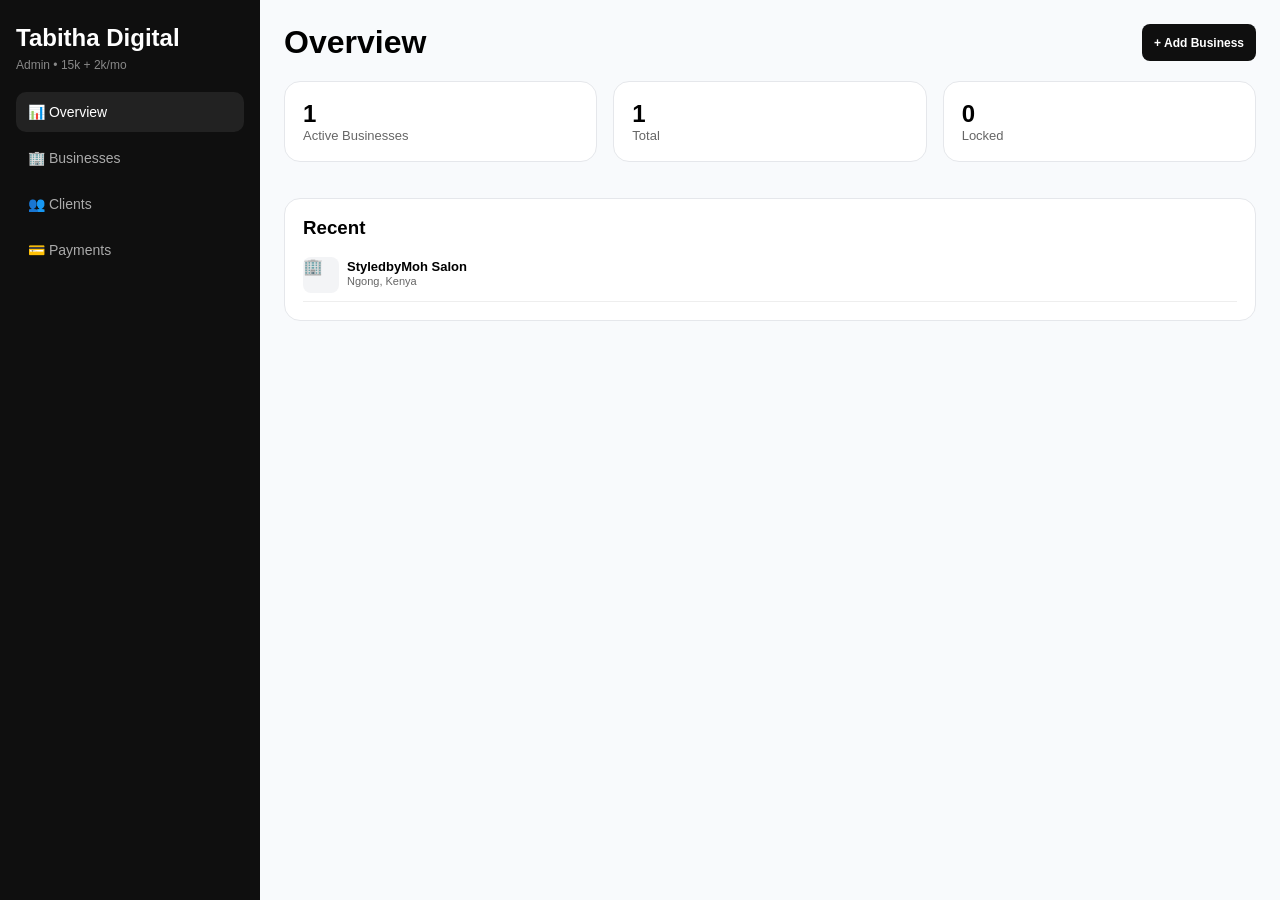
<file: admin/dashboard.html>
<!DOCTYPE html>
<html lang="en">
<head>
<meta charset="UTF-8"><meta name="viewport" content="width=device-width,initial-scale=1">
<title>Tabitha Digital - Admin Dashboard</title>
<style>
*{margin:0;padding:0;box-sizing:border-box;font-family:-apple-system,BlinkMacSystemFont,Segoe UI,Roboto,sans-serif}
body{background:#f8fafc;display:flex;min-height:100vh}
.sidebar{width:260px;background:#0f0f0f;color:#fff;padding:24px 16px;position:fixed;height:100vh}
.sidebar a{display:flex;gap:10px;color:#aaa;padding:12px;border-radius:10px;text-decoration:none;margin-bottom:6px;font-size:14px}
.sidebar a.active,.sidebar a:hover{background:#222;color:#fff}
.main{margin-left:260px;flex:1;padding:24px}
.card{background:#fff;border:1px solid #e5e7eb;border-radius:16px;padding:18px;margin-bottom:16px}
.grid{display:grid;grid-template-columns:repeat(auto-fit,minmax(160px,1fr));gap:16px;margin-bottom:20px}
.section{display:none}.section.active{display:block}
.item{display:flex;gap:14px;align-items:center;background:#fff;border:1px solid #e5e7eb;border-radius:14px;padding:14px;margin-bottom:12px}
.thumb{width:64px;height:64px;border-radius:12px;background:#f3f4f6;overflow:hidden;flex-shrink:0;display:flex;align-items:center;justify-content:center}
.thumb img{width:100%;height:100%;object-fit:cover}
.btn{border:none;border-radius:8px;padding:8px 12px;font-size:12px;font-weight:600;cursor:pointer}
.btn-dark{background:#0f0f0f;color:#fff}.btn-red{background:#ef4444;color:#fff}.btn-orange{background:#f59e0b;color:#fff}.btn-green{background:#10b981;color:#fff}.btn-ghost{background:#fff;border:1px solid #ddd}
.modal{position:fixed;inset:0;background:rgba(0,0,0,.55);z-index:9999;display:flex;align-items:center;justify-content:center;padding:16px}
.modal-box{background:#fff;border-radius:18px;padding:22px;width:100%;max-width:460px}
.input{width:100%;padding:12px 14px;border:1px solid #d1d5db;border-radius:10px;margin-bottom:12px;font-size:14px}
.badge{font-size:11px;padding:4px 8px;border-radius:20px;font-weight:600}.badge-green{background:#dcfce7;color:#166534}.badge-red{background:#fee2e2;color:#991b1b}
@media(max-width:800px){.sidebar{position:relative;width:100%;height:auto}.main{margin-left:0}body{flex-direction:column}}
</style>
</head>
<body>
<div class="sidebar">
<h2>Tabitha Digital</h2><div style="color:#888;font-size:12px;margin:6px 0 20px">Admin • 15k + 2k/mo</div>
<a href="#" class="active" onclick="showSec('overview',this)">📊 Overview</a>
<a href="#" onclick="showSec('businesses',this)">🏢 Businesses</a>
<a href="#" onclick="showSec('clients',this)">👥 Clients</a>
<a href="#" onclick="showSec('payments',this)">💳 Payments</a>
</div>
<div class="main">
<div style="display:flex;justify-content:space-between;margin-bottom:20px"><h1 id="pageTitle">Overview</h1><button class="btn btn-dark" onclick="openAdd()">+ Add Business</button></div>

<div id="overview" class="section active">
<div class="grid">
<div class="card"><h2 id="cActive">0</h2><p style="color:#666;font-size:13px">Active Businesses</p></div>
<div class="card"><h2 id="cTotal">0</h2><p style="color:#666;font-size:13px">Total</p></div>
<div class="card"><h2 id="cLocked">0</h2><p style="color:#666;font-size:13px">Locked</p></div>
</div>
<div class="card"><h3>Recent</h3><div id="recentList" style="margin-top:10px"></div></div>
</div>

<div id="businesses" class="section">
<div class="card" style="display:flex;justify-content:space-between;align-items:center"><h3>All Businesses</h3><button class="btn btn-dark" onclick="openAdd()">+ Add</button></div>
<div id="bizList"></div>
</div>

<div id="clients" class="section"><div class="card"><h3>Clients & Bookings</h3><p style="color:#666;margin-top:8px">Connected to your services/ folder</p></div></div>
<div id="payments" class="section"><div class="card"><h3>Payments - 15k setup + 2k monthly</h3><div id="payList" style="margin-top:12px"></div></div></div>
</div>

<script>
let businesses=JSON.parse(localStorage.getItem('tabitha_businesses')||'[]');
if(businesses.length==0)businesses=[{id:1,name:"StyledbyMoh Salon",category:"Salon",phone:"0700000000",location:"Ngong, Kenya",photo:"",locked:false,monthlyPaid:true}];
function showSec(id,el){document.querySelectorAll('.section').forEach(s=>s.classList.remove('active'));document.getElementById(id).classList.add('active');document.getElementById('pageTitle').textContent=id;document.querySelectorAll('.sidebar a').forEach(a=>a.classList.remove('active'));if(el)el.classList.add('active');render();}
function render(){localStorage.setItem('tabitha_businesses',JSON.stringify(businesses));document.getElementById('cActive').textContent=businesses.filter(b=>!b.locked).length;document.getElementById('cTotal').textContent=businesses.length;document.getElementById('cLocked').textContent=businesses.filter(b=>b.locked).length;
let html=businesses.map(b=>`<div class="item"><div class="thumb">${b.photo?`<img src="${b.photo}">`:'🏢'}</div><div style="flex:1"><b>${b.name} ${b.locked?'🔒':''}</b><br><small style="color:#666">${b.category} • ${b.phone} • ${b.location}</small><br><span class="badge ${b.locked?'badge-red':'badge-green'}">${b.locked?'Locked':'Active'}</span></div><div style="display:flex;flex-direction:column;gap:6px"><button class="btn ${b.locked?'btn-green':'btn-orange'}" onclick="toggleLock(${b.id})">${b.locked?'Unlock':'Lock'}</button><button class="btn btn-red" onclick="delBiz(${b.id})">Delete</button></div></div>`).join('');
document.getElementById('bizList').innerHTML=html||'<div class="card" style="text-align:center;color:#888">No businesses</div>';
document.getElementById('recentList').innerHTML=businesses.slice(-3).reverse().map(b=>`<div style="padding:8px 0;border-bottom:1px solid #eee;display:flex;gap:8px"><div style="width:36px;height:36px;border-radius:8px;background:#f3f4f6;overflow:hidden">${b.photo?`<img src="${b.photo}" style="width:100%;height:100%;object-fit:cover">`:'🏢'}</div><div><b style="font-size:13px">${b.name}</b><div style="font-size:11px;color:#666">${b.location}</div></div></div>`).join('')||'None';
document.getElementById('payList').innerHTML=businesses.map(b=>`<div style="display:flex;justify-content:space-between;padding:10px 0;border-bottom:1px solid #eee;font-size:13px"><span>${b.name}</span><span>KES 2k/mo ${b.locked?'🔒':''}</span></div>`).join('');
}
function openAdd(){let old=document.getElementById('addModal');if(old)old.remove();let m=document.createElement('div');m.id='addModal';m.className='modal';m.innerHTML=`<div class="modal-box"><h3 style="margin-bottom:12px">Add New Business</h3><input id="fName" class="input" placeholder="Business Name *"><input id="fCat" class="input" placeholder="Category" value="Salon"><input id="fPhone" class="input" placeholder="Phone"><input id="fLoc" class="input" placeholder="Location" value="Ngong, Kenya"><label style="font-size:12px">Business Photo:</label><input id="fPhoto" type="file" accept="image/*" class="input"><div id="preview" style="display:none;margin-bottom:12px"><img id="prevImg" style="width:100%;height:160px;object-fit:cover;border-radius:10px"></div><div style="display:flex;gap:10px"><button class="btn btn-ghost" style="flex:1;padding:12px" onclick="document.getElementById('addModal').remove()">Cancel</button><button class="btn btn-dark" style="flex:1;padding:12px" onclick="saveBiz()">Save</button></div></div>`;document.body.appendChild(m);document.getElementById('fPhoto').onchange=e=>{let f=e.target.files[0];if(!f)return;let r=new FileReader();r.onload=ev=>{document.getElementById('preview').style.display='block';document.getElementById('prevImg').src=ev.target.result;};r.readAsDataURL(f);};}
function saveBiz(){let name=document.getElementById('fName').value.trim();if(!name){alert('Name required');return;}let cat=document.getElementById('fCat').value.trim()||'Salon';let phone=document.getElementById('fPhone').value.trim()||'0700000000';let loc=document.getElementById('fLoc').value.trim()||'Ngong';let photoEl=document.getElementById('prevImg');let photo=photoEl&&photoEl.src&&photoEl.src.startsWith('data:')?photoEl.src:"";businesses.push({id:Date.now(),name,category:cat,phone,location:loc,photo,locked:false,monthlyPaid:false});render();document.getElementById('addModal').remove();showSec('businesses',document.querySelectorAll('.sidebar a')[1]);}
function delBiz(id){if(!confirm('Delete?'))return;businesses=businesses.filter(b=>b.id!==id);render();}
function toggleLock(id){let b=businesses.find(x=>x.id===id);if(b){b.locked=!b.locked;render();}}
document.addEventListener('DOMContentLoaded',render);
</script>
</body>
</html>
</file>
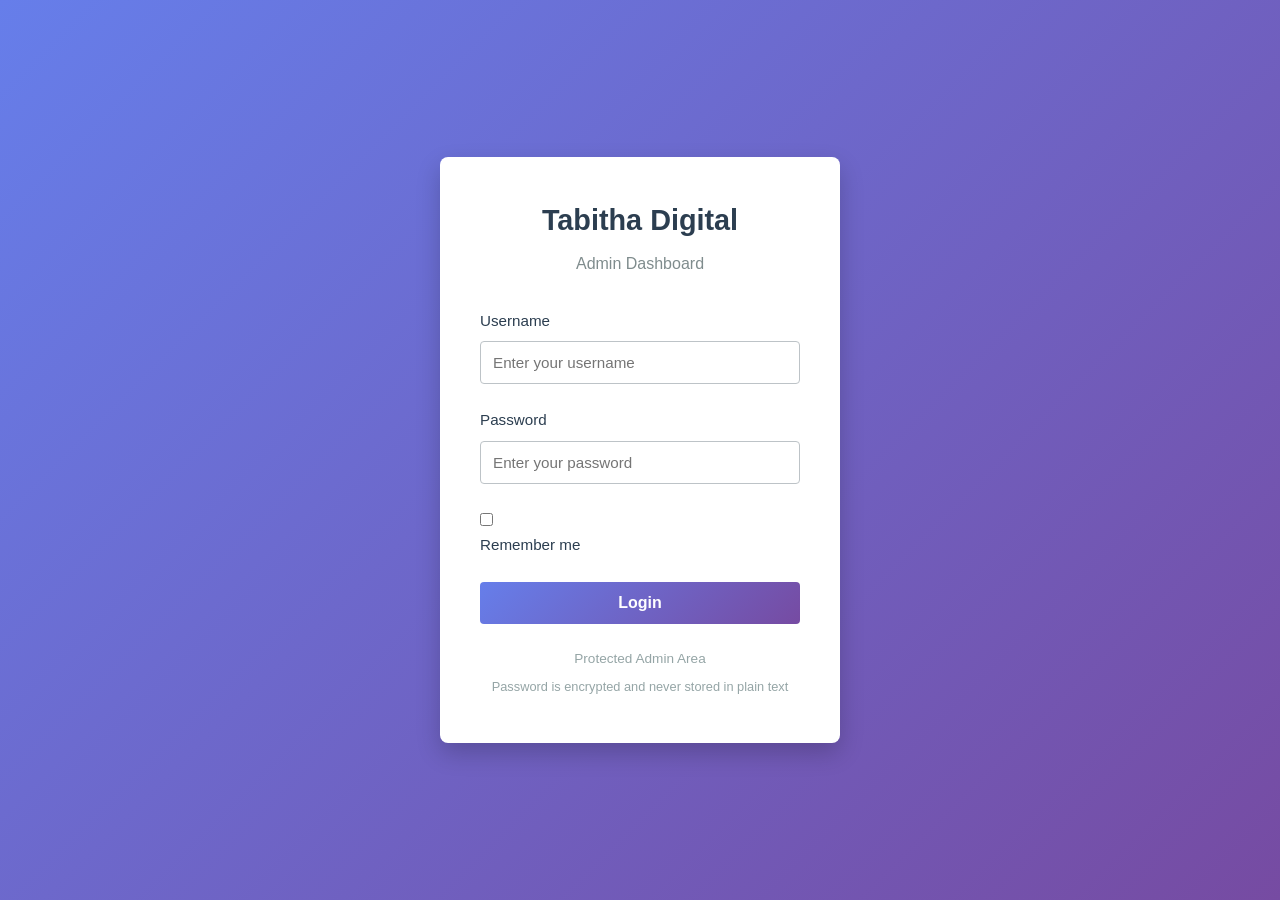
<file: admin/login.html>
<!DOCTYPE html>
<html lang="en">
<head>
    <meta charset="UTF-8">
    <meta name="viewport" content="width=device-width, initial-scale=1.0">
    <title>Admin Login - Tabitha Digital</title>
    <link rel="stylesheet" href="../css/style.css">
    <link rel="stylesheet" href="admin.css">
</head>
<body>
    <div class="login-container">
        <div class="login-box">
            <div class="login-header">
                <h1>Tabitha Digital</h1>
                <p>Admin Dashboard</p>
            </div>

            <form id="loginForm" class="login-form">
                <div class="form-group">
                    <label for="username">Username</label>
                    <input 
                        type="text" 
                        id="username" 
                        name="username" 
                        required
                        placeholder="Enter your username"
                    >
                </div>

                <div class="form-group">
                    <label for="password">Password</label>
                    <input 
                        type="password" 
                        id="password" 
                        name="password" 
                        required
                        placeholder="Enter your password"
                    >
                </div>

                <div class="form-group">
                    <input type="checkbox" id="remember" name="remember">
                    <label for="remember" class="remember-label">Remember me</label>
                </div>

                <button type="submit" class="login-btn">Login</button>
            </form>

            <div id="errorMessage" class="error-message"></div>

            <div class="login-footer">
                <p>Protected Admin Area</p>
                <p style="font-size: 0.8rem; color: #95a5a6; margin-top: 0.5rem;">Password is encrypted and never stored in plain text</p>
            </div>
        </div>
    </div>

    <script src="auth.js"></script>
</body>
</html>
</file>
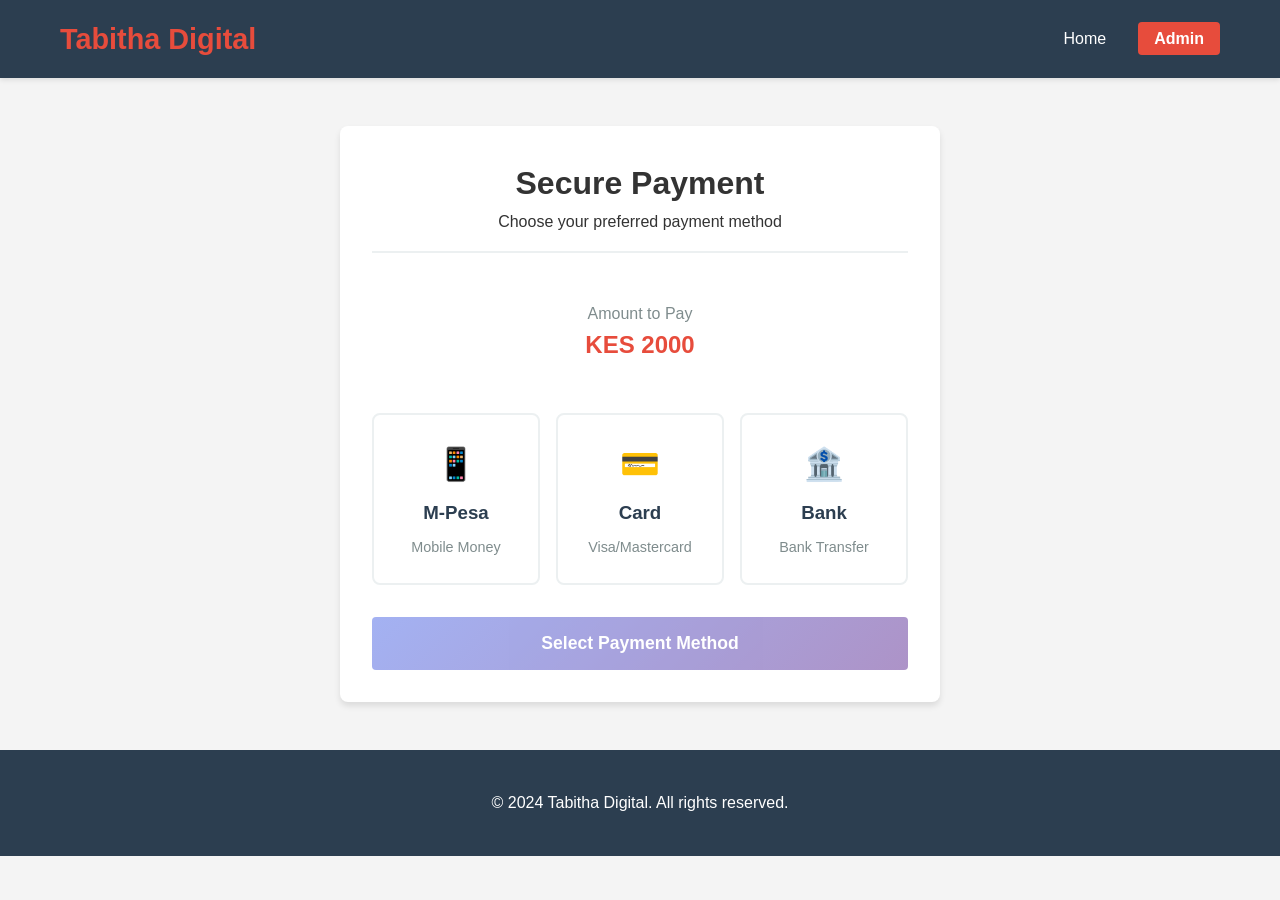
<file: services/payment.html>
<!-- Payment Gateway Integration Page -->
<!DOCTYPE html>
<html lang="en">
<head>
    <meta charset="UTF-8">
    <meta name="viewport" content="width=device-width, initial-scale=1.0">
    <title>Payment - Tabitha Digital</title>
    <link rel="stylesheet" href="../css/style.css">
    <style>
        .payment-container {
            max-width: 600px;
            margin: 3rem auto;
            background: white;
            padding: 2rem;
            border-radius: 8px;
            box-shadow: 0 4px 6px rgba(0,0,0,0.1);
        }

        .payment-header {
            text-align: center;
            margin-bottom: 2rem;
            border-bottom: 2px solid #ecf0f1;
            padding-bottom: 1rem;
        }

        .payment-methods {
            display: grid;
            grid-template-columns: repeat(auto-fit, minmax(150px, 1fr));
            gap: 1rem;
            margin: 2rem 0;
        }

        .payment-method {
            padding: 1.5rem;
            border: 2px solid #ecf0f1;
            border-radius: 8px;
            text-align: center;
            cursor: pointer;
            transition: all 0.3s ease;
        }

        .payment-method:hover,
        .payment-method.active {
            border-color: #e74c3c;
            background-color: #fff5f5;
            transform: translateY(-2px);
        }

        .payment-method h3 {
            margin: 0.5rem 0;
            color: #2c3e50;
        }

        .payment-details {
            background: #f4f4f4;
            padding: 1.5rem;
            border-radius: 8px;
            margin: 2rem 0;
        }

        .form-group {
            margin-bottom: 1rem;
        }

        .form-group label {
            display: block;
            margin-bottom: 0.5rem;
            color: #2c3e50;
            font-weight: 500;
        }

        .form-group input,
        .form-group select {
            width: 100%;
            padding: 0.75rem;
            border: 1px solid #bdc3c7;
            border-radius: 4px;
            font-size: 0.95rem;
        }

        .amount-display {
            background: white;
            padding: 1rem;
            border-radius: 8px;
            margin: 1rem 0;
            text-align: center;
        }

        .amount-display h2 {
            color: #e74c3c;
            margin: 0;
        }

        .pay-button {
            width: 100%;
            padding: 1rem;
            background: linear-gradient(135deg, #667eea 0%, #764ba2 100%);
            color: white;
            border: none;
            border-radius: 4px;
            font-size: 1.1rem;
            font-weight: bold;
            cursor: pointer;
            transition: transform 0.2s ease;
        }

        .pay-button:hover {
            transform: translateY(-2px);
        }

        .pay-button:disabled {
            opacity: 0.6;
            cursor: not-allowed;
        }
    </style>
</head>
<body>
    <!-- Navigation Bar -->
    <nav class="navbar">
        <div class="container">
            <div class="logo">
                <h1>Tabitha Digital</h1>
            </div>
            <ul class="nav-links">
                <li><a href="../index.html">Home</a></li>
                <li><a href="../admin/login.html" class="admin-link">Admin</a></li>
            </ul>
        </div>
    </nav>

    <!-- Payment Container -->
    <div class="container">
        <div class="payment-container">
            <div class="payment-header">
                <h1>Secure Payment</h1>
                <p>Choose your preferred payment method</p>
            </div>

            <div class="amount-display">
                <p style="color: #7f8c8d; margin: 0;">Amount to Pay</p>
                <h2 id="amountDisplay">KES 0.00</h2>
            </div>

            <div class="payment-methods" id="paymentMethods">
                <div class="payment-method" onclick="selectPayment('mpesa', this)">
                    <div style="font-size: 2rem;">📱</div>
                    <h3>M-Pesa</h3>
                    <p style="font-size: 0.9rem; color: #7f8c8d;">Mobile Money</p>
                </div>
                <div class="payment-method" onclick="selectPayment('card', this)">
                    <div style="font-size: 2rem;">💳</div>
                    <h3>Card</h3>
                    <p style="font-size: 0.9rem; color: #7f8c8d;">Visa/Mastercard</p>
                </div>
                <div class="payment-method" onclick="selectPayment('bank', this)">
                    <div style="font-size: 2rem;">🏦</div>
                    <h3>Bank</h3>
                    <p style="font-size: 0.9rem; color: #7f8c8d;">Bank Transfer</p>
                </div>
            </div>

            <form id="paymentForm" onsubmit="processPayment(event)">
                <div class="payment-details" id="paymentDetails" style="display: none;">
                    <div id="mpesaForm" class="payment-form" style="display: none;">
                        <h3>M-Pesa Payment</h3>
                        <div class="form-group">
                            <label for="phone">Phone Number</label>
                            <input type="tel" id="phone" name="phone" placeholder="+254712345678" required>
                        </div>
                        <p style="color: #7f8c8d; font-size: 0.9rem;">Enter your M-Pesa registered phone number. You will receive a prompt to complete the payment.</p>
                    </div>

                    <div id="cardForm" class="payment-form" style="display: none;">
                        <h3>Card Payment</h3>
                        <div class="form-group">
                            <label for="cardName">Cardholder Name</label>
                            <input type="text" id="cardName" name="cardName" placeholder="John Doe" required>
                        </div>
                        <div class="form-group">
                            <label for="cardNumber">Card Number</label>
                            <input type="text" id="cardNumber" name="cardNumber" placeholder="1234 5678 9012 3456" maxlength="19" required>
                        </div>
                        <div style="display: grid; grid-template-columns: 1fr 1fr; gap: 1rem;">
                            <div class="form-group">
                                <label for="expiry">Expiry Date</label>
                                <input type="text" id="expiry" name="expiry" placeholder="MM/YY" maxlength="5" required>
                            </div>
                            <div class="form-group">
                                <label for="cvv">CVV</label>
                                <input type="text" id="cvv" name="cvv" placeholder="123" maxlength="3" required>
                            </div>
                        </div>
                    </div>

                    <div id="bankForm" class="payment-form" style="display: none;">
                        <h3>Bank Transfer</h3>
                        <div style="background: #e8f4f8; padding: 1rem; border-radius: 8px; margin-bottom: 1rem;">
                            <p><strong>Bank Name:</strong> Kenya Commercial Bank</p>
                            <p><strong>Account Name:</strong> Tabitha Digital Limited</p>
                            <p><strong>Account Number:</strong> 1234567890</p>
                            <p><strong>Branch Code:</strong> 001</p>
                            <p><strong>Amount:</strong> <span id="bankAmount">KES 0.00</span></p>
                        </div>
                        <div class="form-group">
                            <label for="refNumber">Reference Number</label>
                            <input type="text" id="refNumber" name="refNumber" placeholder="Your name or booking ref" required>
                        </div>
                    </div>
                </div>

                <button type="submit" class="pay-button" id="payButton" disabled>Select Payment Method</button>
            </form>
        </div>
    </div>

    <!-- Footer -->
    <footer class="footer">
        <div class="container">
            <p>&copy; 2024 Tabitha Digital. All rights reserved.</p>
        </div>
    </footer>

    <script>
        let selectedPaymentMethod = null;

        function selectPayment(method, element) {
            selectedPaymentMethod = method;
            
            // Update UI
            document.querySelectorAll('.payment-method').forEach(el => el.classList.remove('active'));
            element.classList.add('active');
            
            // Show payment details
            document.getElementById('paymentDetails').style.display = 'block';
            document.querySelectorAll('.payment-form').forEach(form => form.style.display = 'none');
            
            if (method === 'mpesa') {
                document.getElementById('mpesaForm').style.display = 'block';
            } else if (method === 'card') {
                document.getElementById('cardForm').style.display = 'block';
            } else if (method === 'bank') {
                document.getElementById('bankForm').style.display = 'block';
            }
            
            // Enable pay button
            document.getElementById('payButton').disabled = false;
            document.getElementById('payButton').textContent = `Pay KES ${getAmount()}`;
        }

        function getAmount() {
            const params = new URLSearchParams(window.location.search);
            return params.get('amount') || '2000';
        }

        function processPayment(event) {
            event.preventDefault();
            
            if (!selectedPaymentMethod) {
                alert('Please select a payment method');
                return;
            }

            const amount = getAmount();
            
            if (selectedPaymentMethod === 'mpesa') {
                const phone = document.getElementById('phone').value;
                alert(`M-Pesa Payment Initiated\n\nPhone: ${phone}\nAmount: KES ${amount}\n\nYou will receive a prompt on your phone to complete the payment.`);
            } else if (selectedPaymentMethod === 'card') {
                const cardNumber = document.getElementById('cardNumber').value;
                alert(`Card Payment Initiated\n\nCard: ****${cardNumber.slice(-4)}\nAmount: KES ${amount}\n\nProcessing...`);
            } else if (selectedPaymentMethod === 'bank') {
                alert(`Bank Transfer Details\n\nAmount: KES ${amount}\n\nPlease transfer to the bank details shown above and include the reference number.`);
            }
            
            // Simulate successful payment
            setTimeout(() => {
                alert('Payment successful! Your booking has been confirmed.');
                window.location.href = '../index.html';
            }, 2000);
        }

        // Initialize
        document.getElementById('amountDisplay').textContent = `KES ${getAmount()}`;
        document.getElementById('bankAmount').textContent = `KES ${getAmount()}`;
    </script>
</body>
</html>
</file>
<file: css/style.css>
* {
    margin: 0;
    padding: 0;
    box-sizing: border-box;
}

body {
    font-family: 'Segoe UI', Tahoma, Geneva, Verdana, sans-serif;
    line-height: 1.6;
    color: #333;
    background-color: #f4f4f4;
}

.container {
    max-width: 1200px;
    margin: 0 auto;
    padding: 0 20px;
}

/* Navigation Bar */
.navbar {
    background-color: #2c3e50;
    color: white;
    padding: 1rem 0;
    position: sticky;
    top: 0;
    z-index: 100;
    box-shadow: 0 2px 5px rgba(0,0,0,0.1);
}

.navbar .container {
    display: flex;
    justify-content: space-between;
    align-items: center;
}

.logo h1 {
    font-size: 1.8rem;
    color: #e74c3c;
}

.nav-links {
    display: flex;
    list-style: none;
    gap: 2rem;
}

.nav-links a {
    color: white;
    text-decoration: none;
    transition: color 0.3s ease;
}

.nav-links a:hover {
    color: #e74c3c;
}

.admin-link {
    background-color: #e74c3c;
    padding: 0.5rem 1rem;
    border-radius: 4px;
    font-weight: bold;
}

.admin-link:hover {
    background-color: #c0392b;
    color: white;
}

/* Hero Section */
.hero {
    background: linear-gradient(135deg, #667eea 0%, #764ba2 100%);
    color: white;
    padding: 100px 20px;
    text-align: center;
}

.hero-content h2 {
    font-size: 3rem;
    margin-bottom: 1rem;
}

.hero-content p {
    font-size: 1.3rem;
    margin-bottom: 2rem;
}

.cta-button {
    background-color: #e74c3c;
    color: white;
    padding: 12px 30px;
    font-size: 1rem;
    border: none;
    border-radius: 4px;
    cursor: pointer;
    transition: background-color 0.3s ease;
}

.cta-button:hover {
    background-color: #c0392b;
}

/* Businesses Section */
.businesses {
    padding: 60px 0;
    background-color: white;
}

.businesses h2 {
    text-align: center;
    font-size: 2.5rem;
    margin-bottom: 3rem;
    color: #2c3e50;
}

.business-grid {
    display: grid;
    grid-template-columns: repeat(auto-fit, minmax(300px, 1fr));
    gap: 2rem;
    margin-bottom: 2rem;
}

.business-card {
    background: white;
    border-radius: 8px;
    overflow: hidden;
    box-shadow: 0 4px 6px rgba(0,0,0,0.1);
    transition: transform 0.3s ease, box-shadow 0.3s ease;
}

.business-card:hover {
    transform: translateY(-5px);
    box-shadow: 0 8px 12px rgba(0,0,0,0.15);
}

.business-image {
    width: 100%;
    height: 200px;
    background-color: #ecf0f1;
    display: flex;
    align-items: center;
    justify-content: center;
    overflow: hidden;
}

.business-image img {
    width: 100%;
    height: 100%;
    object-fit: cover;
}

.business-info {
    padding: 1.5rem;
}

.business-info h3 {
    font-size: 1.5rem;
    margin-bottom: 0.5rem;
    color: #2c3e50;
}

.category {
    color: #e74c3c;
    font-weight: bold;
    font-size: 0.9rem;
}

.description {
    color: #7f8c8d;
    margin: 1rem 0;
    font-size: 0.95rem;
}

.contact {
    margin: 1rem 0;
    font-size: 0.95rem;
}

.contact strong {
    color: #2c3e50;
}

.view-btn {
    display: inline-block;
    background-color: #3498db;
    color: white;
    padding: 10px 20px;
    border-radius: 4px;
    text-decoration: none;
    transition: background-color 0.3s ease;
    margin-top: 1rem;
}

.view-btn:hover {
    background-color: #2980b9;
}

.note {
    text-align: center;
    color: #7f8c8d;
    font-style: italic;
}

/* Services Section */
.services {
    padding: 60px 0;
    background-color: #f4f4f4;
}

.services h2 {
    text-align: center;
    font-size: 2.5rem;
    margin-bottom: 3rem;
    color: #2c3e50;
}

.steps {
    display: grid;
    grid-template-columns: repeat(auto-fit, minmax(250px, 1fr));
    gap: 2rem;
}

.step {
    background: white;
    padding: 2rem;
    border-radius: 8px;
    text-align: center;
    box-shadow: 0 2px 4px rgba(0,0,0,0.1);
}

.step-number {
    width: 50px;
    height: 50px;
    background-color: #e74c3c;
    color: white;
    border-radius: 50%;
    display: flex;
    align-items: center;
    justify-content: center;
    font-size: 1.5rem;
    font-weight: bold;
    margin: 0 auto 1rem;
}

.step h3 {
    color: #2c3e50;
    margin-bottom: 0.5rem;
}

.step p {
    color: #7f8c8d;
}

/* Pricing Section */
.pricing {
    padding: 60px 0;
    background-color: white;
}

.pricing h2 {
    text-align: center;
    font-size: 2.5rem;
    margin-bottom: 3rem;
    color: #2c3e50;
}

.pricing-card {
    display: grid;
    grid-template-columns: repeat(auto-fit, minmax(300px, 1fr));
    gap: 2rem;
    margin-bottom: 2rem;
}

.price-detail {
    background: linear-gradient(135deg, #667eea 0%, #764ba2 100%);
    color: white;
    padding: 2rem;
    border-radius: 8px;
    text-align: center;
}

.price-detail h3 {
    font-size: 1.5rem;
    margin-bottom: 1rem;
}

.price {
    font-size: 2.5rem;
    font-weight: bold;
    margin-bottom: 0.5rem;
}

.price-detail .description {
    color: rgba(255,255,255,0.8);
    margin-top: 1rem;
}

.pricing-note {
    text-align: center;
    color: #7f8c8d;
    font-size: 0.95rem;
}

/* Footer */
.footer {
    background-color: #2c3e50;
    color: white;
    text-align: center;
    padding: 2rem 0;
    margin-top: 3rem;
}

.footer p {
    margin: 0.5rem 0;
}

/* Responsive Design */
@media (max-width: 768px) {
    .nav-links {
        flex-direction: column;
        gap: 1rem;
    }

    .hero-content h2 {
        font-size: 2rem;
    }

    .businesses h2,
    .services h2,
    .pricing h2 {
        font-size: 1.8rem;
    }

    .business-grid {
        grid-template-columns: 1fr;
    }
}
</file>
<file: admin/admin.css>
/* Admin Login Styles */

.login-container {
    min-height: 100vh;
    display: flex;
    align-items: center;
    justify-content: center;
    background: linear-gradient(135deg, #667eea 0%, #764ba2 100%);
    padding: 20px;
}

.login-box {
    background: white;
    padding: 2.5rem;
    border-radius: 8px;
    box-shadow: 0 10px 25px rgba(0, 0, 0, 0.2);
    width: 100%;
    max-width: 400px;
}

.login-header {
    text-align: center;
    margin-bottom: 2rem;
}

.login-header h1 {
    color: #2c3e50;
    font-size: 1.8rem;
    margin-bottom: 0.5rem;
}

.login-header p {
    color: #7f8c8d;
    font-size: 1rem;
}

.login-form {
    margin-bottom: 1.5rem;
}

.form-group {
    margin-bottom: 1.5rem;
}

.form-group label {
    display: block;
    margin-bottom: 0.5rem;
    color: #2c3e50;
    font-weight: 500;
    font-size: 0.95rem;
}

.form-group input[type="text"],
.form-group input[type="password"] {
    width: 100%;
    padding: 0.75rem;
    border: 1px solid #bdc3c7;
    border-radius: 4px;
    font-size: 0.95rem;
    transition: border-color 0.3s ease;
}

.form-group input[type="text"]:focus,
.form-group input[type="password"]:focus {
    outline: none;
    border-color: #667eea;
    box-shadow: 0 0 0 3px rgba(102, 126, 234, 0.1);
}

.form-group input[type="checkbox"] {
    margin-right: 0.5rem;
}

.remember-label {
    display: inline;
    margin-bottom: 0;
    font-weight: normal;
    font-size: 0.9rem;
    color: #7f8c8d;
}

.login-btn {
    width: 100%;
    padding: 0.75rem;
    background: linear-gradient(135deg, #667eea 0%, #764ba2 100%);
    color: white;
    border: none;
    border-radius: 4px;
    font-size: 1rem;
    font-weight: 600;
    cursor: pointer;
    transition: transform 0.2s ease, box-shadow 0.2s ease;
}

.login-btn:hover {
    transform: translateY(-2px);
    box-shadow: 0 5px 15px rgba(102, 126, 234, 0.4);
}

.login-btn:active {
    transform: translateY(0);
}

.error-message {
    color: #e74c3c;
    background-color: #fadbd8;
    padding: 0.75rem;
    border-radius: 4px;
    margin-bottom: 1rem;
    display: none;
    border-left: 4px solid #e74c3c;
    font-size: 0.9rem;
}

.error-message.show {
    display: block;
}

.login-footer {
    text-align: center;
    color: #95a5a6;
    font-size: 0.85rem;
}

.login-footer p {
    margin: 0.3rem 0;
}

/* Admin Dashboard Styles */
.admin-navbar {
    background-color: #2c3e50;
    color: white;
    padding: 1rem 0;
    box-shadow: 0 2px 5px rgba(0,0,0,0.1);
}

.admin-navbar .container {
    display: flex;
    justify-content: space-between;
    align-items: center;
}

.admin-logo {
    font-size: 1.5rem;
    font-weight: bold;
    color: #e74c3c;
}

.admin-user {
    display: flex;
    align-items: center;
    gap: 1rem;
}

.logout-btn {
    background-color: #e74c3c;
    color: white;
    padding: 0.5rem 1rem;
    border: none;
    border-radius: 4px;
    cursor: pointer;
    transition: background-color 0.3s ease;
}

.logout-btn:hover {
    background-color: #c0392b;
}

.dashboard-container {
    display: grid;
    grid-template-columns: 250px 1fr;
    min-height: calc(100vh - 60px);
}

.sidebar {
    background-color: #34495e;
    color: white;
    padding: 2rem 0;
}

.sidebar-menu {
    list-style: none;
}

.sidebar-menu li {
    margin: 0;
}

.sidebar-menu a {
    display: block;
    color: white;
    text-decoration: none;
    padding: 1rem 1.5rem;
    transition: background-color 0.3s ease;
    border-left: 4px solid transparent;
}

.sidebar-menu a:hover,
.sidebar-menu a.active {
    background-color: #2c3e50;
    border-left-color: #e74c3c;
}

.main-content {
    padding: 2rem;
    background-color: #f4f4f4;
}

/* Responsive Design */
@media (max-width: 768px) {
    .login-box {
        max-width: 100%;
    }

    .dashboard-container {
        grid-template-columns: 1fr;
    }

    .sidebar {
        display: none;
    }
}
</file>
